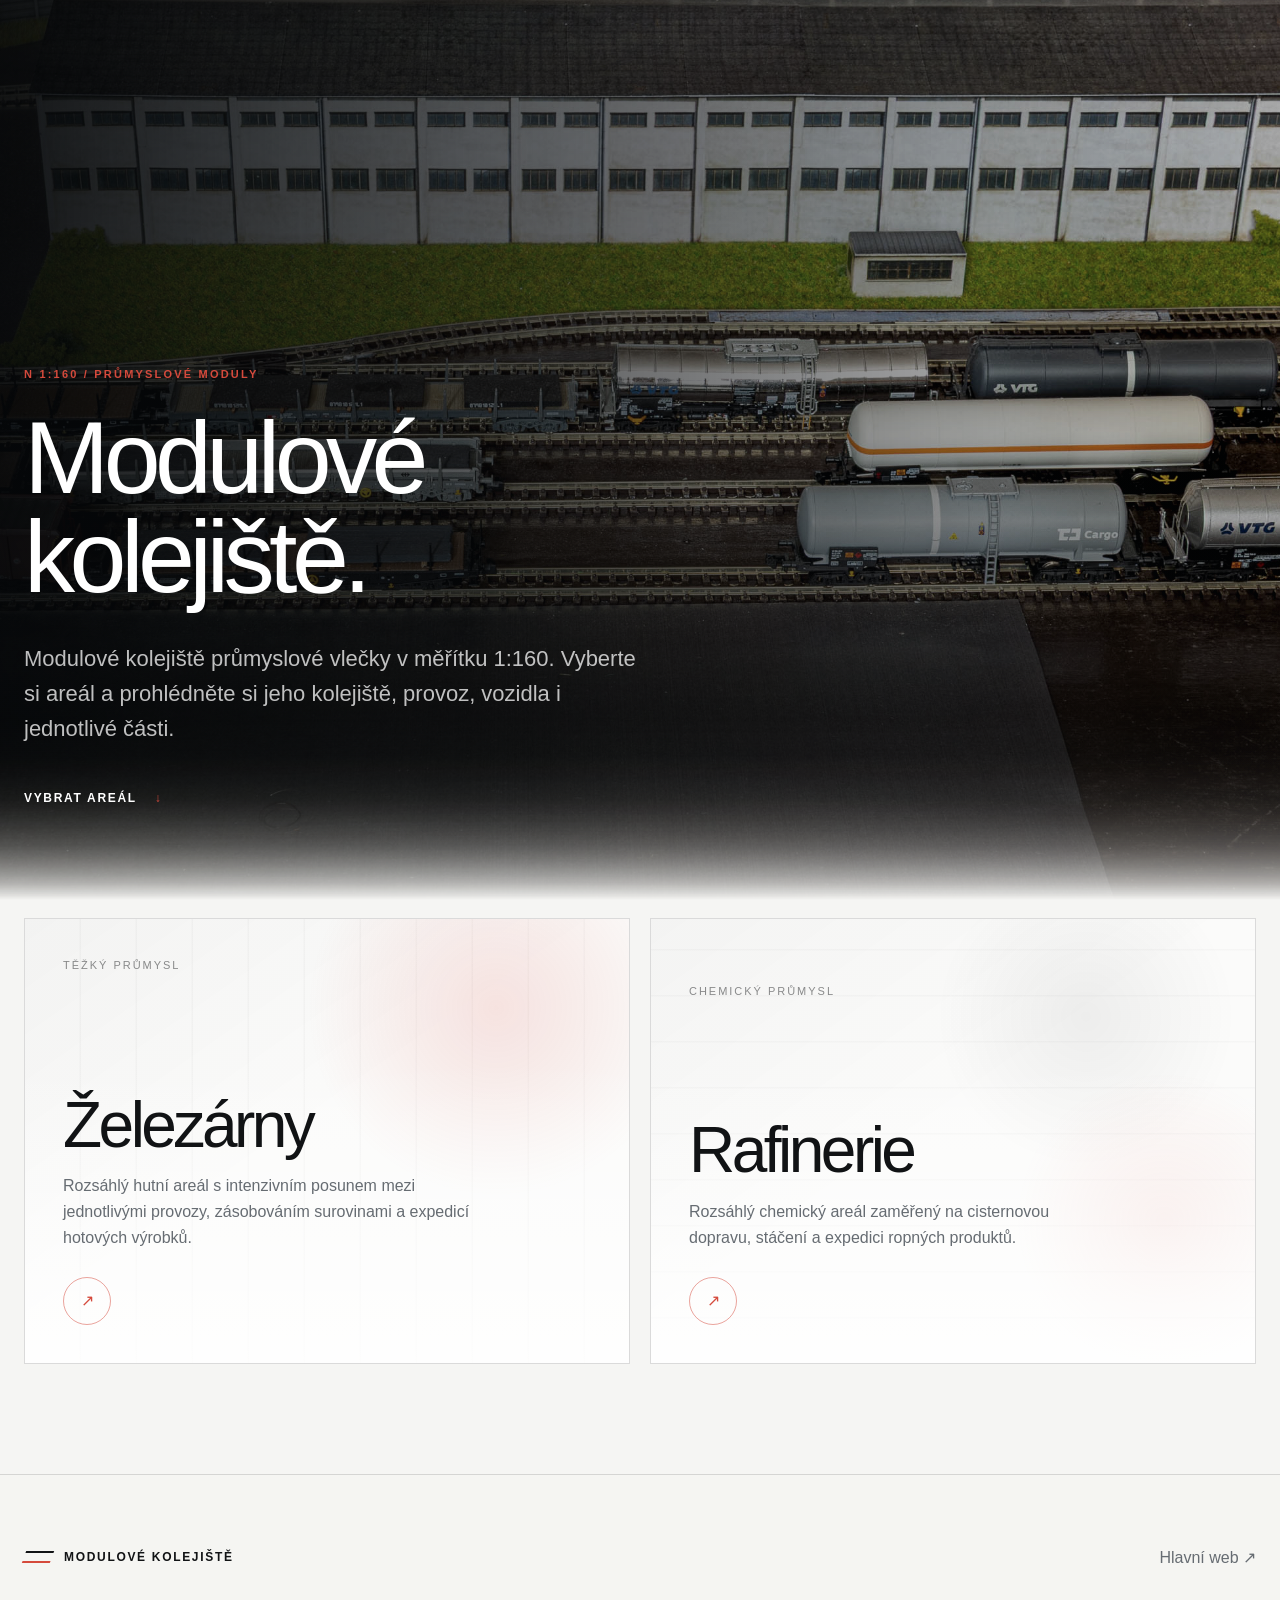
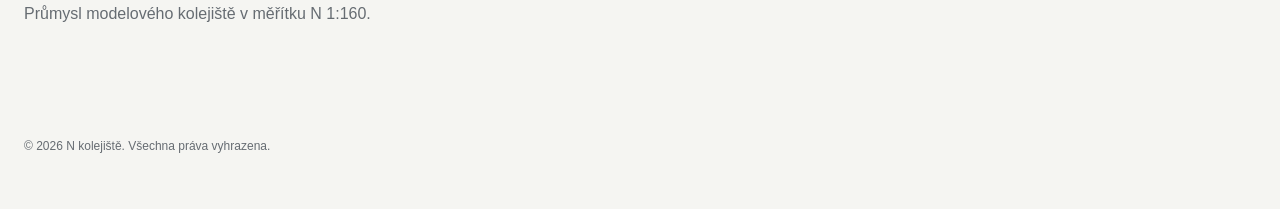
<file: index.html>
<!DOCTYPE html>
<html lang="cs">
<head>
  <meta charset="UTF-8">
  <meta name="viewport" content="width=device-width, initial-scale=1.0">
  <meta name="description" content="Modulové kolejiště v měřítku N 1:160 – průmyslové moduly železáren a rafinerie.">
  <meta name="theme-color" content="#f5f5f3">
  <title>Modulové kolejiště</title>
  <script>
    try {
      document.documentElement.dataset.theme = localStorage.getItem("n-kolejiste-theme") === "dark" ? "dark" : "light";
    } catch {
      document.documentElement.dataset.theme = "light";
    }
  </script>

  <link rel="icon" href="assets/images/favicon.svg" type="image/svg+xml">
  <link rel="stylesheet" href="assets/css/rozcestnik.css">
  <script src="assets/js/rozcestnik.js" defer></script>
</head>
<body>

  <main>
    <section class="hero">
      <div class="hero-media">
        <img src="assets/images/main-foto.jpg" alt="Modelové kolejiště" width="2121" height="1414">
      </div>
      <div class="hero-overlay"></div>

      <div class="hero-content container">
        <p class="eyebrow reveal">N 1:160 / PRŮMYSLOVÉ MODULY</p>
        <h1 class="display-title reveal">Modulové<br>kolejiště.</h1>
        <p class="hero-lead reveal">Modulové kolejiště průmyslové vlečky v měřítku 1:160. Vyberte si areál a prohlédněte si jeho kolejiště, provoz, vozidla i jednotlivé části.</p>
        <a class="text-link reveal" href="#arealy">Vybrat areál <span>↓</span></a>
      </div>
    </section>

    <section class="arealy-section container">
      <div class="arealy-grid" id="arealy">
        <a class="areal-card reveal" href="zelezarny/">
          <div class="areal-card-content">
            <span class="areal-label">TĚŽKÝ PRŮMYSL</span>
            <h3>Železárny</h3>
            <p>Rozsáhlý hutní areál s intenzivním posunem mezi jednotlivými provozy, zásobováním surovinami a expedicí hotových výrobků.</p>
            <span class="areal-arrow">↗</span>
          </div>
        </a>

        <a class="areal-card rafinerie reveal" href="rafinerie/">
          <div class="areal-card-content">
            <span class="areal-label">CHEMICKÝ PRŮMYSL</span>
            <h3>Rafinerie</h3>
            <p>Rozsáhlý chemický areál zaměřený na cisternovou dopravu, stáčení a expedici ropných produktů.</p>
            <span class="areal-arrow">↗</span>
          </div>
        </a>
      </div>
    </section>
  </main>
<footer class="site-footer" id="siteFooter">
    <div class="container footer-grid">
      <div>
        <div class="brand footer-brand">
          <span class="brand-mark"></span>
          <span>MODULOVÉ KOLEJIŠTĚ</span>
        </div>

        <p>Průmysl modelového kolejiště v měřítku N 1:160.</p>
      </div>
      <div class="footer-nav">
        <a href="https://nkolejiste.github.io/web/">Hlavní web ↗</a>
      </div>

      <p class="copyright">© 2026 N kolejiště. Všechna práva vyhrazena.</p>
    </div>
  </footer>
</body>
</html>
</file>
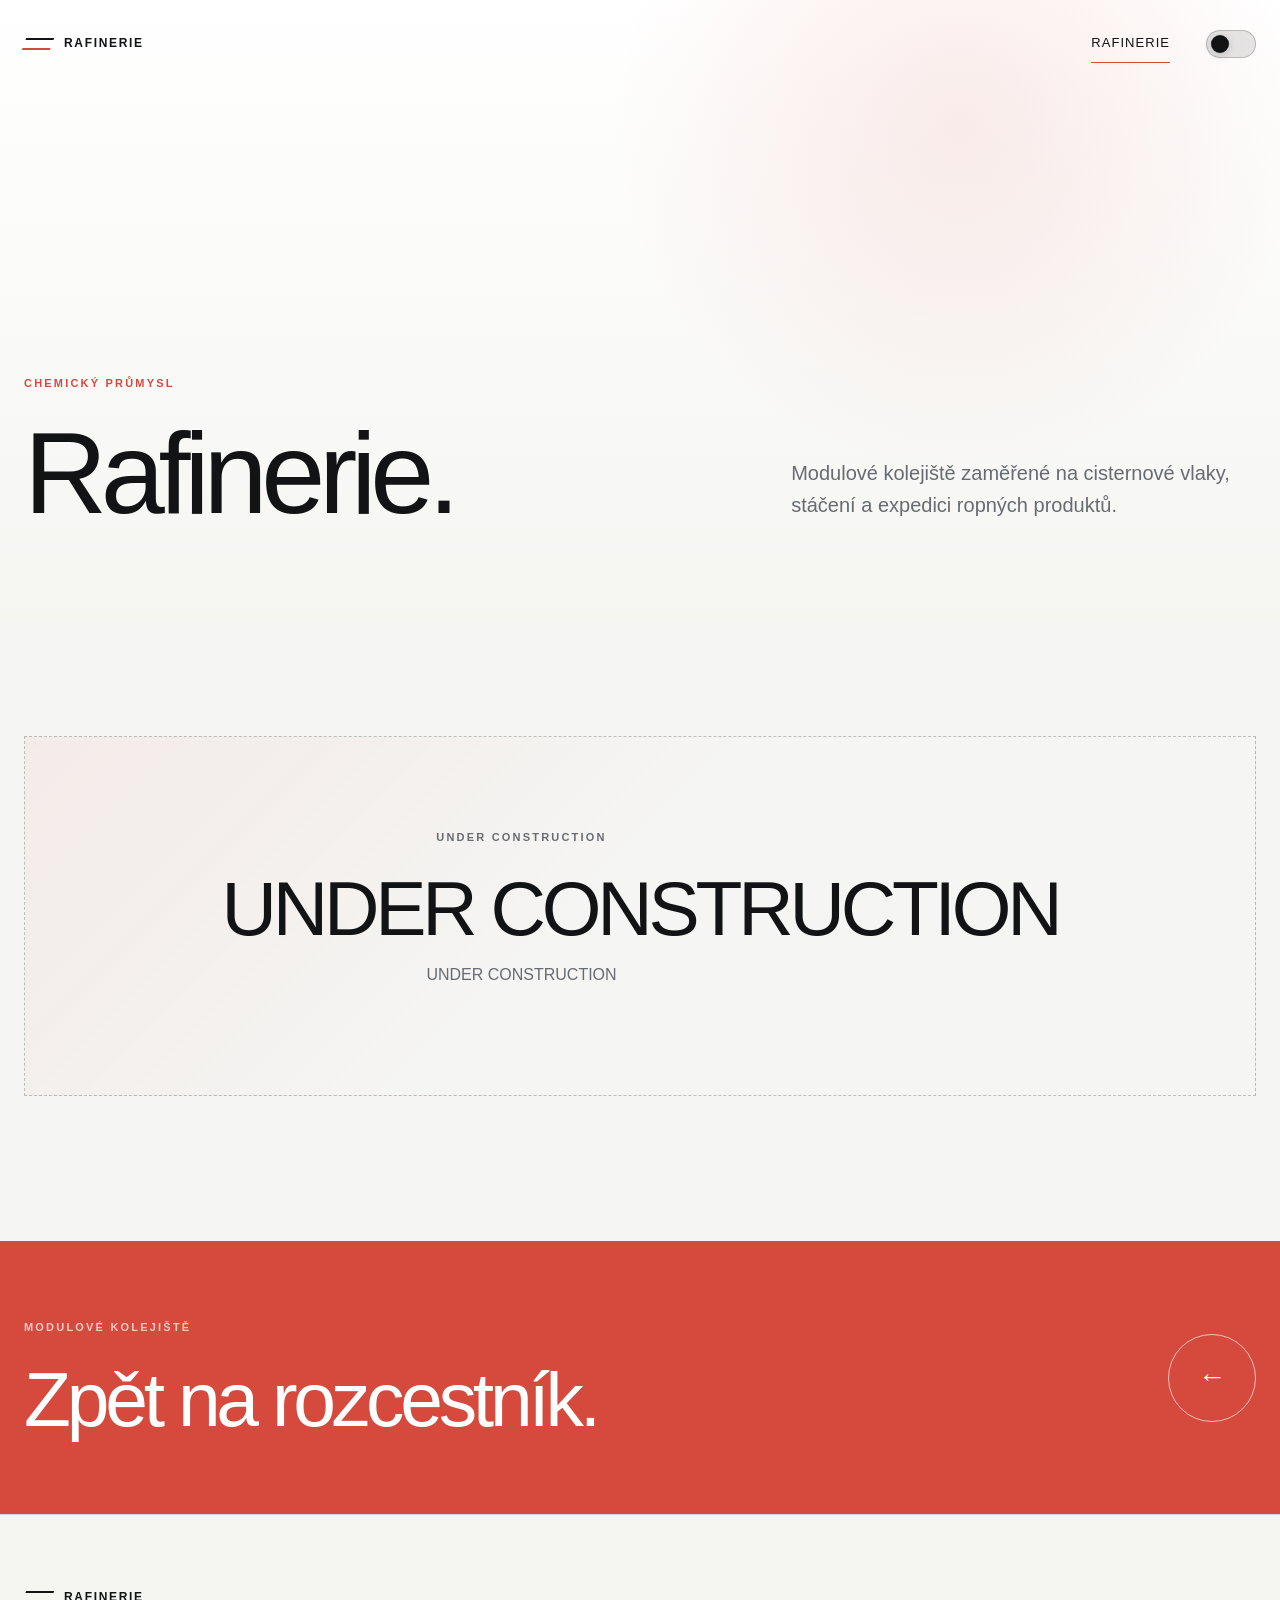
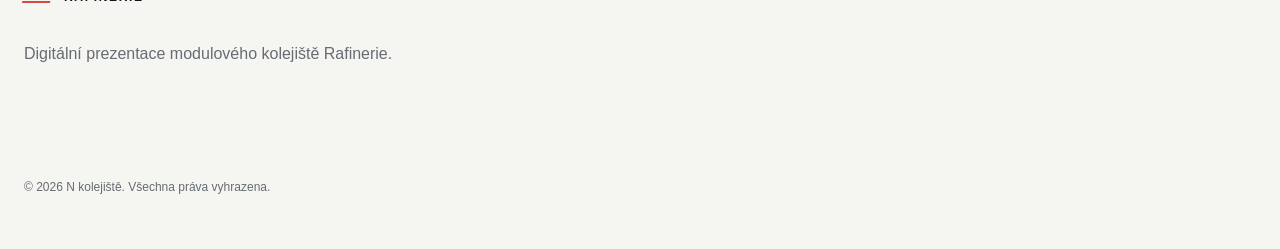
<file: rafinerie/index.html>
<!DOCTYPE html>
<html lang="cs">
<head>
  <meta charset="UTF-8">
  <meta name="viewport" content="width=device-width, initial-scale=1.0">
  <meta name="description" content="Modulové kolejiště Rafinerie v měřítku N 1:160.">
  <meta name="theme-color" content="#f5f5f3">
  <title>Rafinerie | Modulové kolejiště</title>
  <script>
    try {
      document.documentElement.dataset.theme = localStorage.getItem("n-kolejiste-theme") === "dark" ? "dark" : "light";
    } catch {
      document.documentElement.dataset.theme = "light";
    }
  </script>

  <link rel="icon" href="../assets/images/favicon.svg" type="image/svg+xml">
  <link rel="stylesheet" href="../assets/css/rafinerie.css">
  <script src="../assets/js/rafinerie.js" defer></script>
</head>
<body data-page="rafinerie-home">
  <header class="site-header" id="siteHeader"></header>

  <main>
    <section class="page-hero">
      <div class="container page-hero-grid">
        <div>
          <p class="eyebrow reveal">CHEMICKÝ PRŮMYSL</p>
          <h1 class="page-title reveal">Rafinerie.</h1>
        </div>
        <p class="page-intro reveal">Modulové kolejiště zaměřené na cisternové vlaky, stáčení a expedici ropných produktů.</p>
      </div>
    </section>

    <section class="placeholder-panel">
      <div class="container">
        <div class="placeholder-box reveal">
          <div>
            <p class="eyebrow">UNDER CONSTRUCTION</p>
            <h2 class="section-title">UNDER CONSTRUCTION</h2>
            <p>UNDER CONSTRUCTION</p>
          </div>
        </div>
      </div>
    </section>

    <section class="next-page-panel">
      <div class="container next-page-grid">
        <div>
          <p class="eyebrow">MODULOVÉ KOLEJIŠTĚ</p>
          <h2 class="section-title">Zpět na rozcestník.</h2>
        </div>
        <a class="circle-link" href="../" aria-label="Zpět na rozcestník">←</a>
      </div>
    </section>
  </main>

  <footer class="site-footer" id="siteFooter">
    <div class="container footer-grid">
      <div>
        <div class="brand footer-brand">
          <span class="brand-mark"></span>
          <span>RAFINERIE</span>
        </div>
        <p>Digitální prezentace modulového kolejiště Rafinerie.</p>
      </div>

      <p class="copyright">© 2026 N kolejiště. Všechna práva vyhrazena.</p>
    </div>
  </footer>
</body>
</html>
</file>
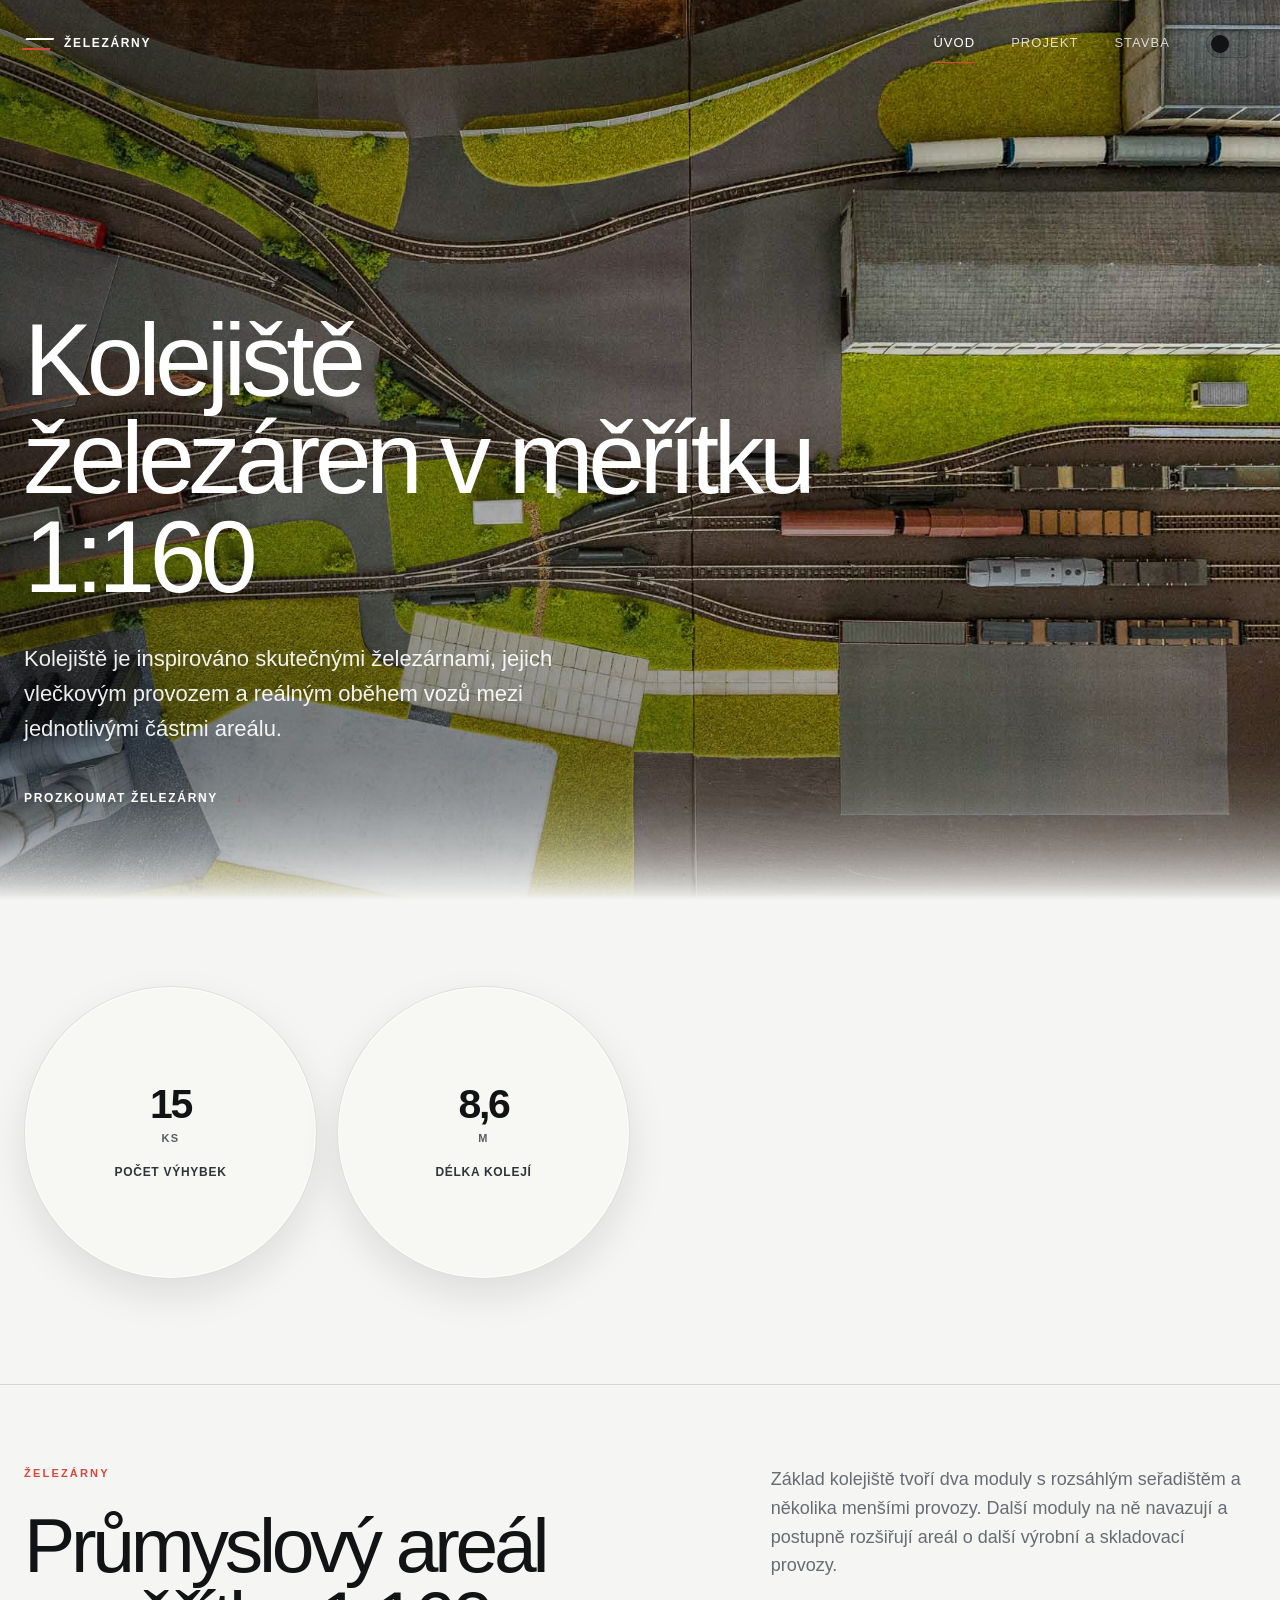
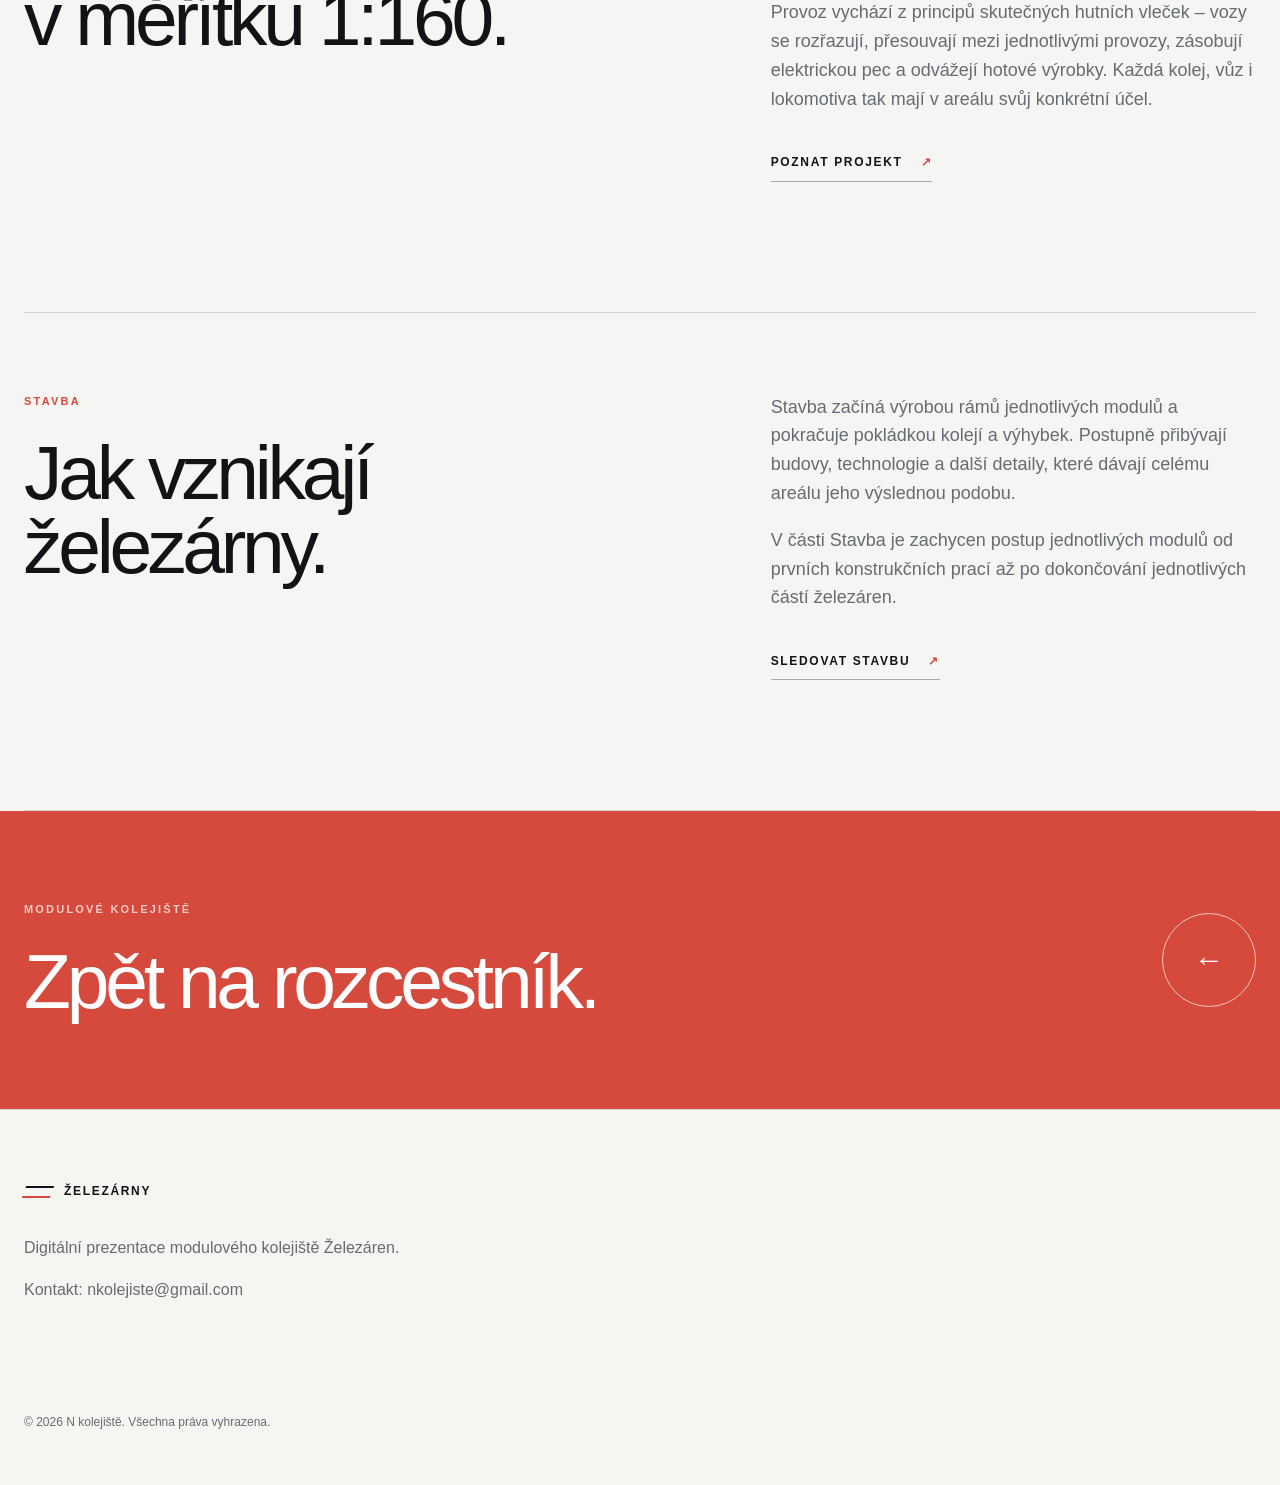
<file: zelezarny/index.html>
<!DOCTYPE html>
<html lang="cs">
<head>
  <meta charset="UTF-8">
  <meta name="viewport" content="width=device-width, initial-scale=1.0">
  <meta name="description" content="Modulové kolejiště Železárny v měřítku N 1:160.">
  <meta name="theme-color" content="#f5f5f3">
  <meta property="og:type" content="website">
  <meta property="og:title" content="Železárny | N kolejiště">
  <meta property="og:description" content="Modulové kolejiště Železárny v měřítku N 1:160.">
  <meta property="og:image" content="../assets/images/zelezarny/uvodni-foto.jpg">
  <title>Železárny | N kolejiště</title>
  <script>
    try {
      document.documentElement.dataset.theme = localStorage.getItem("n-kolejiste-theme") === "dark" ? "dark" : "light";
    } catch {
      document.documentElement.dataset.theme = "light";
    }
  </script>
  <link rel="icon" href="../assets/images/favicon.svg" type="image/svg+xml">
  <link rel="stylesheet" href="../assets/css/zelezarny.css">
  <link rel="stylesheet" href="../assets/css/zelezarny-index.css">
  <script src="../assets/js/zelezarny.js" defer></script>
</head>
<body data-page="zelezarny-home">
  
  <header class="site-header" id="siteHeader"></header>

  <main>
    <section class="hero">
      <div class="hero-media">
        <img src="../assets/images/zelezarny/uvodni-foto.jpg" alt="Pohled na modulové kolejiště Železárny" width="2121" height="1414">
      </div>
      <div class="hero-overlay"></div>
      <div class="hero-content container">
        <h2 class="display-title reveal">Kolejiště<br>železáren v měřítku 1:160</h2>
        <p class="hero-lead reveal">
          Kolejiště je inspirováno skutečnými železárnami, jejich vlečkovým provozem a reálným oběhem vozů mezi jednotlivými částmi areálu.
        </p>
        <a class="text-link reveal" href="#kolejiste">Prozkoumat železárny <span>↓</span></a>
      </div>
    </section>

    <section class="stats-section" id="statistiky">
      <div class="container">
        <div class="stats-grid">
          <div class="stat-circle">
            <strong class="stat-value">15</strong>
            <span class="stat-unit">ks</span>
            <span class="stat-label">počet výhybek</span>
          </div>
          <div class="stat-circle">
            <strong class="stat-value">8,6</strong>
            <span class="stat-unit">m</span>
            <span class="stat-label">délka kolejí</span>
          </div>
          <div class="stat-circle">
            <strong class="stat-value">3</strong>
            <span class="stat-unit">ks</span>
            <span class="stat-label">počet lokomotiv</span>
          </div>
          <div class="stat-circle">
            <strong class="stat-value">22</strong>
            <span class="stat-unit">ks</span>
            <span class="stat-label">počet vozů</span>
          </div>
        </div>
      </div>
    </section>

    <section class="story-section container" id="kolejiste">
      <div class="story-grid">
        <div>
          <p class="eyebrow reveal">ŽELEZÁRNY</p>
          <h2 class="section-title reveal">Průmyslový areál<br>v měřítku 1:160.</h2>
        </div>
        <div class="story-copy reveal">
          <p>
            Základ kolejiště tvoří dva moduly s rozsáhlým seřadištěm a několika menšími provozy. Další moduly 
            na ně navazují a postupně rozšiřují areál o další výrobní a skladovací provozy.
          </p>
          <p>
            Provoz vychází z principů skutečných hutních vleček – vozy se rozřazují, 
            přesouvají mezi jednotlivými provozy, zásobují elektrickou pec a odvážejí hotové 
            výrobky. Každá kolej, vůz i lokomotiva tak mají v areálu svůj konkrétní účel.
          </p>
          <a class="button-link" href="projekt.html">Poznat projekt <span>↗</span></a>
        </div>
      </div>
    </section>

    <section class="story-section container" id="stavba-uvod">
      <div class="story-grid">
        <div>
          <p class="eyebrow reveal">STAVBA</p>
          <h2 class="section-title reveal">Jak vznikají<br>železárny.</h2>
        </div>
        <div class="story-copy reveal">
          <p>
            Stavba začíná výrobou rámů jednotlivých modulů a pokračuje pokládkou kolejí a výhybek. Postupně přibývají 
            budovy, technologie a další detaily, které dávají celému areálu jeho výslednou podobu.
          </p>
          <p>
            V části Stavba je zachycen postup jednotlivých modulů od prvních konstrukčních 
            prací až po dokončování jednotlivých částí železáren.
          </p>
          <a class="button-link" href="stavba.html">Sledovat stavbu <span>↗</span></a>
        </div>
      </div>
    </section>

    <section class="next-page-panel">
      <div class="container next-page-grid">
        <div>
          <p class="eyebrow">MODULOVÉ KOLEJIŠTĚ</p>
          <h2 class="section-title">Zpět na rozcestník.</h2>
        </div>
        <a class="circle-link" href="../" aria-label="Zpět na rozcestník">←</a>
      </div>
    </section>
</main>
  <footer class="site-footer" id="siteFooter">
    <div class="container footer-grid">
      <div>
        <div class="brand footer-brand">
          <span class="brand-mark"></span>
          <span>ŽELEZÁRNY</span>
        </div>
        <p>Digitální prezentace modulového kolejiště Železáren.</p>
        <p>Kontakt: nkolejiste@gmail.com</p>
      </div>

      <p class="copyright">© 2026 N kolejiště. Všechna práva vyhrazena.</p>
    </div>
  </footer>
</body>
</html>
</file>
<file: assets/css/rozcestnik.css>
:root {
  --bg: #f5f5f3;
  --panel: #fbfbfa;
  --text: #111315;
  --muted: #666c72;
  --line: rgba(17, 19, 21, 0.14);
  --accent: #d54a3c;
  --container: 1240px;
}

* { box-sizing: border-box; }
html { scroll-behavior: smooth; background: var(--bg); }
body {
  margin: 0;
  background: var(--bg);
  color: var(--text);
  font-family: Inter, "Segoe UI", Arial, sans-serif;
  line-height: 1.6;
  overflow-x: hidden;
}
img { width: 100%; display: block; }
a { color: inherit; text-decoration: none; }
.container { width: min(calc(100% - 48px), var(--container)); margin-inline: auto; }

.brand {
  display: inline-flex;
  align-items: center;
  gap: 12px;
  font-size: 12px;
  font-weight: 700;
  letter-spacing: .14em;
  white-space: nowrap;
}
.brand-mark {
  width: 28px;
  height: 12px;
  display: inline-block;
  border-top: 2px solid currentColor;
  border-bottom: 2px solid var(--accent);
  transform: skewX(-20deg);
}

.hero {
  color: white;
  background: var(--bg);
  min-height: 100svh;
  position: relative;
  display: flex;
  align-items: flex-end;
  overflow: hidden;
}
.hero-media, .hero-overlay {
  position: absolute;
  inset: 0;
  -webkit-mask-image: linear-gradient(to bottom, #000 0%, #000 80%, rgba(0,0,0,.96) 84%, rgba(0,0,0,.78) 89%, rgba(0,0,0,.48) 94%, rgba(0,0,0,.18) 98%, transparent 100%);
  mask-image: linear-gradient(to bottom, #000 0%, #000 80%, rgba(0,0,0,.96) 84%, rgba(0,0,0,.78) 89%, rgba(0,0,0,.48) 94%, rgba(0,0,0,.18) 98%, transparent 100%);
}
.hero-media img { height: 100%; object-fit: cover; transform: scale(1.03); filter: saturate(.72) contrast(1.05); }
.hero-overlay {
  background:
    linear-gradient(90deg, rgba(5,7,9,.93) 0%, rgba(5,7,9,.59) 48%, rgba(5,7,9,.19) 100%),
    linear-gradient(0deg, rgba(5,7,9,.90) 0%, transparent 50%);
}

.hero-content { position: relative; z-index: 2; padding-bottom: 90px; }
.eyebrow { margin: 0 0 26px; color: var(--accent); font-size: 11px; font-weight: 700; letter-spacing: .2em; text-transform: uppercase; }
.display-title { margin: 0; max-width: 1030px; font-size: clamp(58px, 8vw, 122px); font-weight: 500; letter-spacing: -.055em; line-height: .96; }
.hero-lead { max-width: 620px; margin: 35px 0 38px; font-size: clamp(17px, 2vw, 22px); color: rgba(255,255,255,.74); }
.text-link { display: inline-flex; align-items: center; gap: 18px; font-size: 12px; font-weight: 700; letter-spacing: .14em; text-transform: uppercase; }
.text-link span { color: var(--accent); }

.arealy-section { padding: 18px 0 110px; }
.arealy-grid { display: grid; grid-template-columns: repeat(2, 1fr); gap: 20px; }
.arealy-grid#arealy { scroll-margin-top: 18px; }
.areal-card {
  min-height: 400px;
  position: relative;
  overflow: hidden;
  border: 1px solid var(--line);
  background: var(--panel);
  display: flex;
  align-items: flex-end;
  padding: 38px;
  transition: transform .35s ease, border-color .35s ease;
}
.areal-card::before {
  content: "";
  position: absolute;
  inset: 0;
  background:
    radial-gradient(circle at 78% 20%, rgba(213,74,60,.14), transparent 32%),
    linear-gradient(145deg, rgba(17,19,21,.035), transparent 48%),
    repeating-linear-gradient(90deg, transparent 0 54px, rgba(17,19,21,.028) 55px 56px);
  transition: transform .6s ease;
}
.areal-card.rafinerie::before {
  background:
    radial-gradient(circle at 72% 22%, rgba(17,19,21,.06), transparent 27%),
    radial-gradient(circle at 85% 68%, rgba(213,74,60,.10), transparent 25%),
    linear-gradient(145deg, rgba(17,19,21,.03), transparent 48%),
    repeating-linear-gradient(0deg, transparent 0 44px, rgba(17,19,21,.025) 45px 46px);
}
.areal-card::after { content: ""; position: absolute; inset: 0; background: linear-gradient(0deg, rgba(255,255,255,.82), transparent 68%); }
.areal-card:hover { transform: translateY(-5px); border-color: rgba(213,74,60,.65); }
.areal-card:hover::before { transform: scale(1.035); }
.areal-card-content { position: relative; z-index: 2; width: 100%; }
.areal-label { display: block; margin-bottom: 120px; color: rgba(17,19,21,.48); font-size: 11px; letter-spacing: .18em; }
.areal-card h3 { margin: 0; font-size: clamp(48px, 5vw, 76px); font-weight: 500; letter-spacing: -.055em; line-height: .95; }
.areal-card p { max-width: 420px; margin: 18px 0 27px; color: var(--muted); }
.areal-arrow { width: 48px; height: 48px; display: grid; place-items: center; border-radius: 50%; border: 1px solid rgba(213,74,60,.5); color: var(--accent); transition: .25s ease; }
.areal-card:hover .areal-arrow { background: var(--accent); color: white; }

.site-footer { padding: 70px 0 40px; background: #f5f5f2; border-top: 1px solid var(--line); }
.footer-grid { display: grid; grid-template-columns: 1fr auto; gap: 50px; }
.footer-brand { margin-bottom: 18px; }
.site-footer p { color: var(--muted); }
.footer-nav { display: flex; gap: 28px; align-items: start; flex-wrap: wrap; }
.footer-nav a { color: var(--muted); }
.footer-nav a:hover { color: var(--text); }
.copyright { grid-column: 1 / -1; margin-top: 45px; font-size: 12px; }

.reveal { opacity: 0; transform: translateY(24px); transition: opacity .8s ease, transform .8s ease; }
.reveal.visible { opacity: 1; transform: translateY(0); }

@media (max-width: 980px) {
  .arealy-grid { grid-template-columns: 1fr; }
  .areal-card { min-height: 350px; }
}

@media (max-width: 640px) {
  .container { width: min(calc(100% - 30px), var(--container)); }
  .brand { font-size: 10px; }
  .hero-content { padding-bottom: 56px; }
  .display-title { font-size: clamp(50px, 15vw, 76px); }
  .hero-lead { font-size: 16px; }
  .arealy-section { padding: 14px 0 82px; }
  .areal-card { min-height: 300px; padding: 26px; }
  .areal-label { margin-bottom: 55px; }
  .footer-grid { grid-template-columns: 1fr; }
  .copyright { grid-column: auto; margin-top: 10px; }
}



html[data-theme="dark"] {
  color-scheme: dark;
  --bg: #080a0c;
  --panel: #15191e;
  --text: #f1f1ed;
  --muted: #9ca2a8;
  --line: rgba(255, 255, 255, 0.13);
}

html[data-theme="dark"] .hero-media,
html[data-theme="dark"] .hero-overlay {
  -webkit-mask-image: none;
  mask-image: none;
}

html[data-theme="dark"] .areal-card::before {
  background:
    radial-gradient(circle at 78% 20%, rgba(213,74,60,.28), transparent 32%),
    linear-gradient(145deg, rgba(255,255,255,.055), transparent 48%),
    repeating-linear-gradient(90deg, transparent 0 54px, rgba(255,255,255,.025) 55px 56px);
}

html[data-theme="dark"] .areal-card.rafinerie::before {
  background:
    radial-gradient(circle at 72% 22%, rgba(255,255,255,.12), transparent 27%),
    radial-gradient(circle at 85% 68%, rgba(213,74,60,.16), transparent 25%),
    linear-gradient(145deg, rgba(255,255,255,.045), transparent 48%),
    repeating-linear-gradient(0deg, transparent 0 44px, rgba(255,255,255,.022) 45px 46px);
}

html[data-theme="dark"] .areal-card::after { background: linear-gradient(0deg, rgba(5,7,9,.92), transparent 65%); }
html[data-theme="dark"] .areal-label { color: rgba(255,255,255,.45); }
html[data-theme="dark"] .site-footer { background: #050607; }
</file>
<file: assets/css/rafinerie.css>
:root {
  --bg: #f5f5f3;
  --text: #111315;
  --muted: #666c72;
  --line: rgba(17, 19, 21, 0.14);
  --accent: #d54a3c;
  --container: 1240px;
  --wide: 1500px;
}

* { box-sizing: border-box; }
html { scroll-behavior: smooth; background: var(--bg); }
body {
  margin: 0;
  background: var(--bg);
  color: var(--text);
  font-family: Inter, "Segoe UI", Arial, sans-serif;
  line-height: 1.6;
  overflow-x: hidden;
}
body.menu-open { overflow: hidden; }
a { color: inherit; text-decoration: none; }
button { font: inherit; }
.container { width: min(calc(100% - 48px), var(--container)); margin-inline: auto; }

.site-header {
  position: fixed;
  inset: 0 0 auto;
  z-index: 100;
  height: 88px;
  padding: 0 max(24px, calc((100vw - var(--wide)) / 2));
  display: flex;
  align-items: center;
  justify-content: space-between;
  transition: background .35s ease, backdrop-filter .35s ease, border-color .35s ease;
  border-bottom: 1px solid transparent;
  color: var(--text);
}
.site-header.scrolled { background: rgba(255, 255, 255, .88); backdrop-filter: blur(18px); border-color: var(--line); box-shadow: 0 8px 28px rgba(17,19,21,.05); }
.brand { display: inline-flex; align-items: center; gap: 12px; font-size: 12px; font-weight: 700; letter-spacing: .14em; white-space: nowrap; }
.brand-mark { width: 28px; height: 12px; display: inline-block; border-top: 2px solid currentColor; border-bottom: 2px solid var(--accent); transform: skewX(-20deg); }
.main-nav { display: flex; gap: 36px; align-items: center; }
.main-nav a { position: relative; color: rgba(17,19,21,.68); font-size: 13px; letter-spacing: .08em; text-transform: uppercase; transition: color .25s ease; }
.main-nav a::after { content: ""; position: absolute; left: 0; right: 100%; bottom: -9px; height: 1px; background: var(--accent); transition: right .3s ease; }
.main-nav a:hover, .main-nav a.active { color: var(--text); }
.main-nav a:hover::after, .main-nav a.active::after { right: 0; }
.menu-toggle { display: none; width: 42px; height: 42px; border: 0; background: transparent; padding: 12px 6px; cursor: pointer; }
.menu-toggle span { display: block; width: 100%; height: 1px; background: currentColor; margin: 7px 0; transition: transform .3s ease; }


.theme-toggle {
  position: relative;
  width: 50px;
  height: 28px;
  flex: 0 0 50px;
  padding: 0;
  border: 1px solid rgba(17,19,21,.22);
  border-radius: 999px;
  background: rgba(17,19,21,.10);
  cursor: pointer;
  transition: background .25s ease, border-color .25s ease, transform .25s ease;
}

.theme-toggle-thumb {
  position: absolute;
  top: 4px;
  left: 4px;
  width: 18px;
  height: 18px;
  border-radius: 50%;
  background: #111315;
  box-shadow: 0 2px 8px rgba(17,19,21,.18);
  transition: transform .3s cubic-bezier(.2,.75,.25,1), background .25s ease, box-shadow .25s ease;
}

.theme-toggle:hover { transform: translateY(-1px); }
.theme-toggle:focus-visible { outline: 2px solid var(--accent); outline-offset: 4px; }

html[data-theme="dark"] .theme-toggle {
  border-color: rgba(255,255,255,.26);
  background: rgba(255,255,255,.12);
}

html[data-theme="dark"] .theme-toggle-thumb {
  transform: translateX(22px);
  background: #f5f5f3;
  box-shadow: 0 2px 10px rgba(0,0,0,.32);
}

.eyebrow { margin: 0 0 26px; color: var(--accent); font-size: 11px; font-weight: 700; letter-spacing: .2em; text-transform: uppercase; }
.page-title, .section-title { margin: 0; font-weight: 500; letter-spacing: -.055em; line-height: .96; }
.section-title { font-size: clamp(46px, 6vw, 86px); }
.page-hero { min-height: 69vh; padding: 180px 0 92px; display: flex; align-items: flex-end; background: radial-gradient(circle at 75% 20%, rgba(213,74,60,.10), transparent 32%), linear-gradient(180deg, #ffffff, #f5f5f2); }
.page-hero-grid { display: grid; grid-template-columns: 1.2fr .8fr; align-items: flex-end; gap: 70px; }
.page-title { font-size: clamp(70px, 9vw, 138px); }
.page-intro { max-width: 520px; margin: 0 0 8px; color: var(--muted); font-size: 20px; }

.placeholder-panel { padding: 115px 0 145px; }
.placeholder-box { min-height: 360px; border: 1px dashed rgba(17,19,21,.24); display: grid; place-items: center; text-align: center; padding: 35px; background: linear-gradient(135deg, rgba(213,74,60,.06), transparent 46%); }
.placeholder-box p { max-width: 600px; color: var(--muted); }

.next-page-panel { background: var(--accent); color: white; padding: 78px 0; }
.next-page-grid { display: flex; justify-content: space-between; gap: 30px; align-items: center; }
.next-page-panel .eyebrow { color: rgba(255,255,255,.7); }
.circle-link { width: 88px; height: 88px; border: 1px solid rgba(255,255,255,.65); border-radius: 50%; display: grid; place-items: center; font-size: 28px; transition: .25s ease; }
.circle-link:hover { background: white; color: var(--accent); }

.site-footer { padding: 70px 0 40px; background: #f5f5f2; border-top: 1px solid var(--line); }
.footer-grid { display: grid; grid-template-columns: 1fr auto; gap: 50px; }
.footer-brand { margin-bottom: 18px; }
.site-footer p { color: var(--muted); }



.copyright { grid-column: 1 / -1; margin-top: 45px; font-size: 12px; }

.reveal { opacity: 0; transform: translateY(24px); transition: opacity .8s ease, transform .8s ease; }
.reveal.visible { opacity: 1; transform: translateY(0); }

@media (max-width: 980px) {
  .menu-toggle { display: block; position: relative; z-index: 102; }
  .main-nav { position: fixed; inset: 0; background: rgba(245,245,243,.98); flex-direction: column; align-items: flex-start; justify-content: center; padding: 0 32px; gap: 26px; transform: translateX(100%); transition: transform .35s ease; }
  .main-nav.open { transform: translateX(0); }
  .main-nav a { font-size: 34px; letter-spacing: -.03em; text-transform: none; }
  .menu-toggle.active span:first-child { transform: translateY(4px) rotate(45deg); }
  .menu-toggle.active span:last-child { transform: translateY(-4px) rotate(-45deg); }
  .page-hero-grid { grid-template-columns: 1fr; gap: 48px; }
}

@media (max-width: 640px) {
  .container { width: min(calc(100% - 30px), var(--container)); }
  .site-header { height: 72px; padding-inline: 15px; }
  .brand { font-size: 10px; }
  .page-hero { min-height: 70vh; padding: 140px 0 70px; }
  .page-title { font-size: 68px; }
  .page-intro { font-size: 17px; }
  .placeholder-panel { padding: 82px 0 100px; }
  .next-page-grid { gap: 24px; }
  .circle-link { width: 68px; height: 68px; flex: 0 0 auto; }
  .footer-grid { grid-template-columns: 1fr; }
  .copyright { grid-column: auto; margin-top: 10px; }
}


html[data-theme="dark"] {
  color-scheme: dark;
  --bg: #080a0c;
  --text: #f1f1ed;
  --muted: #9ca2a8;
  --line: rgba(255, 255, 255, 0.13);
}

html[data-theme="dark"] .site-header.scrolled {
  background: rgba(8, 10, 12, .72);
  box-shadow: none;
}

html[data-theme="dark"] .main-nav a { color: rgba(255,255,255,.72); }

html[data-theme="dark"] .page-hero {
  background:
    radial-gradient(circle at 75% 20%, rgba(213,74,60,.12), transparent 32%),
    linear-gradient(180deg, #0b0e11, #080a0c);
}

html[data-theme="dark"] .placeholder-box { border-color: rgba(255,255,255,.22); }
html[data-theme="dark"] .site-footer { background: #050607; }

@media (max-width: 980px) {
  html[data-theme="dark"] .main-nav { background: rgba(8,10,12,.98); }
}
</file>
<file: assets/css/zelezarny.css>
:root {
  --bg: #f5f5f3;
  --text: #111315;
  --muted: #666c72;
  --line: rgba(17, 19, 21, 0.14);
  --accent: #d54a3c;
  --container: 1240px;
  --wide: 1500px;
}

* { box-sizing: border-box; }

html {
  scroll-behavior: smooth;
  background: var(--bg);
}

body {
  margin: 0;
  background: var(--bg);
  color: var(--text);
  font-family: Inter, "Segoe UI", Arial, sans-serif;
  line-height: 1.6;
  overflow-x: hidden;
}

body.menu-open,
body.detail-open { overflow: hidden; }

img {
  width: 100%;
  display: block;
}

a { color: inherit; text-decoration: none; }
button { font: inherit; }

.container {
  width: min(calc(100% - 48px), var(--container));
  margin-inline: auto;
}

.site-header {
  position: fixed;
  inset: 0 0 auto;
  z-index: 100;
  height: 88px;
  padding: 0 max(24px, calc((100vw - var(--wide)) / 2));
  display: flex;
  align-items: center;
  justify-content: space-between;
  transition: background .35s ease, backdrop-filter .35s ease, border-color .35s ease;
  border-bottom: 1px solid transparent;
  color: white;
}

.site-header.scrolled {
  background: rgba(255, 255, 255, .88);
  backdrop-filter: blur(18px);
  border-color: var(--line);
  color: var(--text);
  box-shadow: 0 8px 28px rgba(17,19,21,.05);
}

.brand {
  display: inline-flex;
  align-items: center;
  gap: 12px;
  font-size: 12px;
  font-weight: 700;
  letter-spacing: .14em;
  white-space: nowrap;
}

.brand-mark {
  width: 28px;
  height: 12px;
  display: inline-block;
  border-top: 2px solid currentColor;
  border-bottom: 2px solid var(--accent);
  transform: skewX(-20deg);
}

.main-nav {
  display: flex;
  gap: 36px;
  align-items: center;
}

.main-nav a {
  position: relative;
  color: rgba(255,255,255,.78);
  font-size: 13px;
  letter-spacing: .08em;
  text-transform: uppercase;
  transition: color .25s ease;
}

.main-nav a::after {
  content: "";
  position: absolute;
  left: 0;
  right: 100%;
  bottom: -9px;
  height: 1px;
  background: var(--accent);
  transition: right .3s ease;
}

.main-nav a:hover,
.main-nav a.active { color: white; }

.site-header.scrolled .main-nav a { color: rgba(17,19,21,.68); }
.site-header.scrolled .main-nav a:hover,
.site-header.scrolled .main-nav a.active { color: var(--text); }

.main-nav a:hover::after,
.main-nav a.active::after { right: 0; }

.menu-toggle {
  display: none;
  width: 42px;
  height: 42px;
  border: 0;
  background: transparent;
  padding: 12px 6px;
  cursor: pointer;
}

.menu-toggle span {
  display: block;
  width: 100%;
  height: 1px;
  background: currentColor;
  margin: 7px 0;
  transition: transform .3s ease;
}

.eyebrow {
  margin: 0 0 26px;
  color: var(--accent);
  font-size: 11px;
  font-weight: 700;
  letter-spacing: .2em;
  text-transform: uppercase;
}

.page-title,
.section-title {
  margin: 0;
  font-weight: 500;
  letter-spacing: -.055em;
  line-height: .96;
}

.section-title {
  font-size: clamp(46px, 6vw, 86px);
}

.story-copy {
  max-width: 580px;
  color: var(--muted);
  font-size: 18px;
}

.story-copy p:first-child { margin-top: 0; }

.page-hero {
  min-height: 65vh;
  padding: 180px 0 100px;
  display: flex;
  align-items: flex-end;
  background:
    radial-gradient(circle at 75% 20%, rgba(213,74,60,.10), transparent 32%),
    linear-gradient(180deg, #ffffff, #f5f5f2);
}

.page-hero-grid {
  display: grid;
  grid-template-columns: 1.2fr .8fr;
  align-items: flex-end;
  gap: 70px;
}

.page-title {
  font-size: clamp(70px, 9vw, 140px);
}

.page-intro {
  max-width: 520px;
  margin: 0 0 8px;
  color: var(--muted);
  font-size: 20px;
}

.page-hero-image {
  position: relative;
  overflow: hidden;
  background: var(--bg);
  color: white;
}

.page-hero-media,
.page-hero-overlay {
  position: absolute;
  inset: 0;
  -webkit-mask-image: linear-gradient(to bottom, #000 0%, #000 80%, rgba(0,0,0,.96) 84%, rgba(0,0,0,.78) 89%, rgba(0,0,0,.48) 94%, rgba(0,0,0,.18) 98%, transparent 100%);
  mask-image: linear-gradient(to bottom, #000 0%, #000 80%, rgba(0,0,0,.96) 84%, rgba(0,0,0,.78) 89%, rgba(0,0,0,.48) 94%, rgba(0,0,0,.18) 98%, transparent 100%);
}

.page-hero-media img {
  width: 100%;
  height: 100%;
  object-fit: cover;
  transform: scale(1.03);
}

.page-hero-overlay {
  background:
    linear-gradient(90deg, rgba(5,7,9,.44) 0%, rgba(5,7,9,.29) 45%, rgba(5,7,9,.12) 100%),
    linear-gradient(180deg, rgba(5,7,9,.06) 0%, rgba(5,7,9,.34) 100%);
}


.page-hero-image .page-hero-grid {
  position: relative;
  z-index: 1;
}

.page-hero-image .page-intro {
  color: rgba(255,255,255,.76);
}

.next-page-panel {
  background: var(--accent);
  color: white;
  padding: 90px 0;
}

.next-page-panel .eyebrow { color: rgba(255,255,255,.72); }

.next-page-grid {
  display: flex;
  justify-content: space-between;
  align-items: center;
}

.circle-link {
  width: 94px;
  height: 94px;
  border: 1px solid rgba(255,255,255,.65);
  border-radius: 50%;
  display: grid;
  place-items: center;
  font-size: 30px;
  transition: background .25s ease, color .25s ease;
}

.circle-link:hover { background: white; color: var(--accent); }

.site-footer {
  padding: 70px 0 40px;
  background: #f5f5f2;
  border-top: 1px solid var(--line);
}

.footer-grid {
  display: grid;
  grid-template-columns: 1fr auto;
  gap: 50px;
}

.footer-brand { margin-bottom: 18px; }
.site-footer p { color: var(--muted); }
.copyright { grid-column: 1 / -1; margin-top: 45px; font-size: 12px; }

.reveal {
  opacity: 0;
  transform: translateY(24px);
  transition: opacity .8s ease, transform .8s ease;
}

.reveal.visible {
  opacity: 1;
  transform: translateY(0);
}

section[id] {
  scroll-margin-top: 100px;
}

.chapter-block {
  padding: 80px 0;
  border-bottom: 1px solid var(--line);
}

.chapter-grid {
  display: grid;
  grid-template-columns: 1fr 1fr;
  gap: 60px;
  align-items: center;
}

.chapter-content h2 { margin-bottom: 20px; }

.chapter-media img {
  cursor: zoom-in;
  border-radius: 4px;
  transition: transform .4s ease;
}

.chapter-media img:hover { transform: scale(1.02); }

.chapter-block-reverse .chapter-content { order: 2; }
.chapter-block-reverse .chapter-media { order: 1; }

.lightbox-modal {
  width: 100dvw;
  height: 100dvh;
  max-width: none;
  max-height: none;
  margin: 0;
  border: 0;
  padding: 40px;
  background: #ffffff;
  background-color: #ffffff;
  color: var(--text);
  overflow: hidden;
  box-shadow: none;
}

.lightbox-modal[open] {
  display: flex;
  align-items: center;
  justify-content: center;
}

.lightbox-modal::backdrop {
  background: #ffffff;
  opacity: 1;
}

.lightbox-modal img {
  width: auto;
  max-width: 100%;
  max-height: calc(100dvh - 80px);
  object-fit: contain;
}

.lightbox-close {
  position: absolute;
  top: 30px;
  right: 40px;
  z-index: 2;
  color: var(--text);
  font-size: 50px;
  line-height: 1;
  cursor: pointer;
  background: none;
  border: none;
}

@media (max-width: 980px) {
  .menu-toggle {
    display: block;
    position: relative;
    z-index: 102;
  }

  .main-nav {
    position: fixed;
    inset: 0;
    background: rgba(245,245,243,.98);
    flex-direction: column;
    align-items: flex-start;
    justify-content: center;
    padding: 0 32px;
    gap: 26px;
    transform: translateX(100%);
    transition: transform .35s ease;
  }

  .main-nav.open { transform: translateX(0); }
  .main-nav a { color: rgba(17,19,21,.72); font-size: 34px; letter-spacing: -.03em; text-transform: none; }
  .main-nav a:hover,
  .main-nav a.active { color: var(--text); }
  body.menu-open .site-header { color: var(--text); }
  .menu-toggle.active span:first-child { transform: translateY(4px) rotate(45deg); }
  .menu-toggle.active span:last-child { transform: translateY(-4px) rotate(-45deg); }

  .page-hero-grid {
    grid-template-columns: 1fr;
    gap: 50px;
  }

  .chapter-grid { grid-template-columns: 1fr; }
  .chapter-block-reverse .chapter-content { order: 1; }
  .chapter-block-reverse .chapter-media { order: 2; }
}

@media (max-width: 640px) {
  section[id] { scroll-margin-top: 80px; }
  .container { width: min(calc(100% - 30px), var(--container)); }
  .site-header { height: 72px; padding-inline: 15px; }
  .brand { font-size: 10px; }
  .story-copy { font-size: 16px; }
  .page-hero { min-height: 72vh; padding: 140px 0 70px; }
  .page-title { font-size: 72px; }
  .page-intro { font-size: 17px; }
  .next-page-grid { gap: 30px; }
  .circle-link { width: 72px; height: 72px; flex: 0 0 auto; }
  .footer-grid { grid-template-columns: 1fr; }
  .copyright { grid-column: auto; margin-top: 10px; }
}



.theme-toggle {
  position: relative;
  width: 50px;
  height: 28px;
  flex: 0 0 50px;
  padding: 0;
  border: 1px solid rgba(17,19,21,.22);
  border-radius: 999px;
  background: rgba(17,19,21,.10);
  cursor: pointer;
  transition: background .25s ease, border-color .25s ease, transform .25s ease;
}

.theme-toggle-thumb {
  position: absolute;
  top: 4px;
  left: 4px;
  width: 18px;
  height: 18px;
  border-radius: 50%;
  background: #111315;
  box-shadow: 0 2px 8px rgba(17,19,21,.18);
  transition: transform .3s cubic-bezier(.2,.75,.25,1), background .25s ease, box-shadow .25s ease;
}

.theme-toggle:hover { transform: translateY(-1px); }
.theme-toggle:focus-visible { outline: 2px solid var(--accent); outline-offset: 4px; }

html[data-theme="dark"] .theme-toggle {
  border-color: rgba(255,255,255,.26);
  background: rgba(255,255,255,.12);
}

html[data-theme="dark"] .theme-toggle-thumb {
  transform: translateX(22px);
  background: #f5f5f3;
  box-shadow: 0 2px 10px rgba(0,0,0,.32);
}

html[data-theme="dark"] {
  color-scheme: dark;
  --bg: #080a0c;
  --text: #f1f1ed;
  --muted: #9ca2a8;
  --line: rgba(255, 255, 255, 0.13);
}

html[data-theme="dark"] .site-header.scrolled {
  background: rgba(8, 10, 12, .72);
  box-shadow: none;
}

html[data-theme="dark"] .site-header:not(.scrolled) .main-nav a { color: rgba(255,255,255,.72); }
html[data-theme="dark"] .site-header.scrolled .main-nav a { color: rgba(255,255,255,.72); }
html[data-theme="dark"] .site-header.scrolled .main-nav a:hover,
html[data-theme="dark"] .site-header.scrolled .main-nav a.active { color: var(--text); }

html[data-theme="dark"] .page-hero {
  background:
    radial-gradient(circle at 75% 20%, rgba(213,74,60,.11), transparent 32%),
    linear-gradient(180deg, #0b0e11, #080a0c);
}

html[data-theme="dark"] .page-hero-media,
html[data-theme="dark"] .page-hero-overlay {
  -webkit-mask-image: none;
  mask-image: none;
}

html[data-theme="dark"] .page-hero-overlay {
  background:
    linear-gradient(90deg, rgba(5,7,9,.88) 0%, rgba(5,7,9,.58) 45%, rgba(5,7,9,.24) 100%),
    linear-gradient(180deg, rgba(5,7,9,.12) 0%, rgba(5,7,9,.68) 100%);
}

html[data-theme="dark"] .site-footer { background: #050607; }

html[data-theme="dark"] .lightbox-modal {
  background: rgba(5,7,9,.95);
  background-color: rgba(5,7,9,.95);
  color: white;
}

html[data-theme="dark"] .lightbox-modal::backdrop { background: rgba(0,0,0,.28); }
html[data-theme="dark"] .lightbox-close { color: white; }

@media (max-width: 980px) {
  html[data-theme="dark"] .main-nav { background: rgba(8,10,12,.98); }
  html[data-theme="dark"] .main-nav a { color: rgba(255,255,255,.72); }
  html[data-theme="dark"] .main-nav a:hover,
  html[data-theme="dark"] .main-nav a.active { color: var(--text); }
  html[data-theme="dark"] body.menu-open .site-header { color: var(--text); }
}
</file>
<file: assets/css/zelezarny-index.css>
.hero {
  color: white;
  background: var(--bg);
  min-height: 100svh;
  position: relative;
  display: flex;
  align-items: flex-end;
  overflow: hidden;
}

.hero-media,
.hero-overlay {
  position: absolute;
  inset: 0;
  -webkit-mask-image: linear-gradient(to bottom, #000 0%, #000 80%, rgba(0,0,0,.96) 84%, rgba(0,0,0,.78) 89%, rgba(0,0,0,.48) 94%, rgba(0,0,0,.18) 98%, transparent 100%);
  mask-image: linear-gradient(to bottom, #000 0%, #000 80%, rgba(0,0,0,.96) 84%, rgba(0,0,0,.78) 89%, rgba(0,0,0,.48) 94%, rgba(0,0,0,.18) 98%, transparent 100%);
}

.hero-media img {
  height: 100%;
  object-fit: cover;
  transform: scale(1.03);
}


.hero-overlay {
  background:
    linear-gradient(90deg, rgba(5,7,9,.45) 0%, rgba(5,7,9,.26) 48%, rgba(5,7,9,.07) 100%),
    linear-gradient(0deg, rgba(5,7,9,.41) 0%, transparent 45%);
}

.hero-content {
  position: relative;
  z-index: 2;
  padding-bottom: 90px;
}

.display-title {
  max-width: 920px;
  margin: 0;
  font-size: clamp(60px, 8vw, 124px);
  font-weight: 500;
  letter-spacing: -.055em;
  line-height: .96;
}

.hero-lead {
  max-width: 590px;
  margin: 35px 0 38px;
  font-size: clamp(17px, 2vw, 22px);
  color: rgba(255,255,255,.92);
}

.text-link,
.button-link {
  display: inline-flex;
  align-items: center;
  gap: 18px;
  font-size: 12px;
  font-weight: 700;
  letter-spacing: .14em;
  text-transform: uppercase;
}

.text-link { color: white; }
.text-link span,
.button-link span { color: var(--accent); }

.button-link {
  padding-bottom: 8px;
  border-bottom: 1px solid rgba(17,19,21,.34);
  transition: border-color .25s ease;
}

.button-link:hover { border-color: var(--accent); }

.story-section {
  position: relative;
  padding: 80px 0 130px;
  border-bottom: 1px solid var(--line);
}

.story-grid {
  display: grid;
  grid-template-columns: 1.15fr .85fr;
  gap: 90px;
}

.story-copy .button-link {
  color: var(--text);
  margin-top: 22px;
}

.stats-section {
  padding: 86px 0 105px;
  border-bottom: 1px solid var(--line);
}

.stats-grid {
  display: grid;
  grid-template-columns: repeat(4, 1fr);
  gap: 20px;
}

.stat-circle {
  aspect-ratio: 1;
  border-radius: 50%;
  background: #f7f7f4;
  color: var(--text);
  border: 1px solid rgba(17,19,21,.10);
  display: flex;
  flex-direction: column;
  justify-content: center;
  align-items: center;
  text-align: center;
  padding: 22px;
  box-shadow: inset 0 0 0 1px rgba(255,255,255,.85), 0 16px 38px rgba(17,19,21,.10);
  transition: transform .3s ease, box-shadow .3s ease;
}

.stat-circle:hover { transform: translateY(-5px); }

.stats-section.stats-animate .stat-circle {
  opacity: 0;
  transform: translateY(30px) scale(.94);
  transition: opacity 1.15s cubic-bezier(.22,.61,.36,1), transform 1.35s cubic-bezier(.16,1,.3,1), box-shadow .3s ease;
}

.stats-section.stats-animate .stat-circle.is-visible {
  opacity: 1;
  transform: translateX(0) translateY(0) scale(1);
}

.stats-section.stats-animate .stat-circle.is-visible:hover { transform: translateY(-5px); }

.stat-value {
  font-size: clamp(30px, 3.2vw, 52px);
  font-weight: 650;
  letter-spacing: -.055em;
  line-height: 1;
}

.stat-unit {
  margin-top: 5px;
  font-size: 11px;
  font-weight: 700;
  letter-spacing: .13em;
  text-transform: uppercase;
  color: #575d62;
}

.stat-label {
  margin-top: 17px;
  max-width: 130px;
  font-size: 12px;
  font-weight: 700;
  line-height: 1.3;
  text-transform: uppercase;
  letter-spacing: .06em;
  color: #303438;
}

@media (max-width: 1100px) {
  .stats-grid { grid-template-columns: repeat(2, 1fr); }
}

@media (max-width: 980px) {
  .story-grid {
    grid-template-columns: 1fr;
    gap: 50px;
  }
}

@media (max-width: 720px) {
  .stats-grid {
    grid-template-columns: repeat(2, 1fr);
    gap: 14px;
  }
}

@media (max-width: 640px) {
  .hero-content { padding-bottom: 56px; }
  .display-title { font-size: clamp(52px, 16vw, 78px); }
  .hero-lead { font-size: 16px; }
  .story-section { padding: 40px 0 90px; }
  .stats-section { padding: 62px 0 78px; }
  .stat-circle { padding: 16px; }
  .stat-value { font-size: 34px; }
  .stat-label { font-size: 11px; }
}



html[data-theme="dark"] .hero-media,
html[data-theme="dark"] .hero-overlay {
  -webkit-mask-image: none;
  mask-image: none;
}

html[data-theme="dark"] .hero-overlay {
  background:
    linear-gradient(90deg, rgba(5,7,9,.90) 0%, rgba(5,7,9,.52) 48%, rgba(5,7,9,.14) 100%),
    linear-gradient(0deg, rgba(5,7,9,.82) 0%, transparent 45%);
}

html[data-theme="dark"] .hero-lead { color: rgba(255,255,255,.74); }
html[data-theme="dark"] .button-link { border-bottom-color: rgba(255,255,255,.35); }

html[data-theme="dark"] .stat-circle {
  background: #f1f1ed;
  color: #0b0d10;
  border-color: transparent;
  box-shadow: inset 0 0 0 1px rgba(0,0,0,.05), 0 18px 45px rgba(0,0,0,.20);
}
</file>
